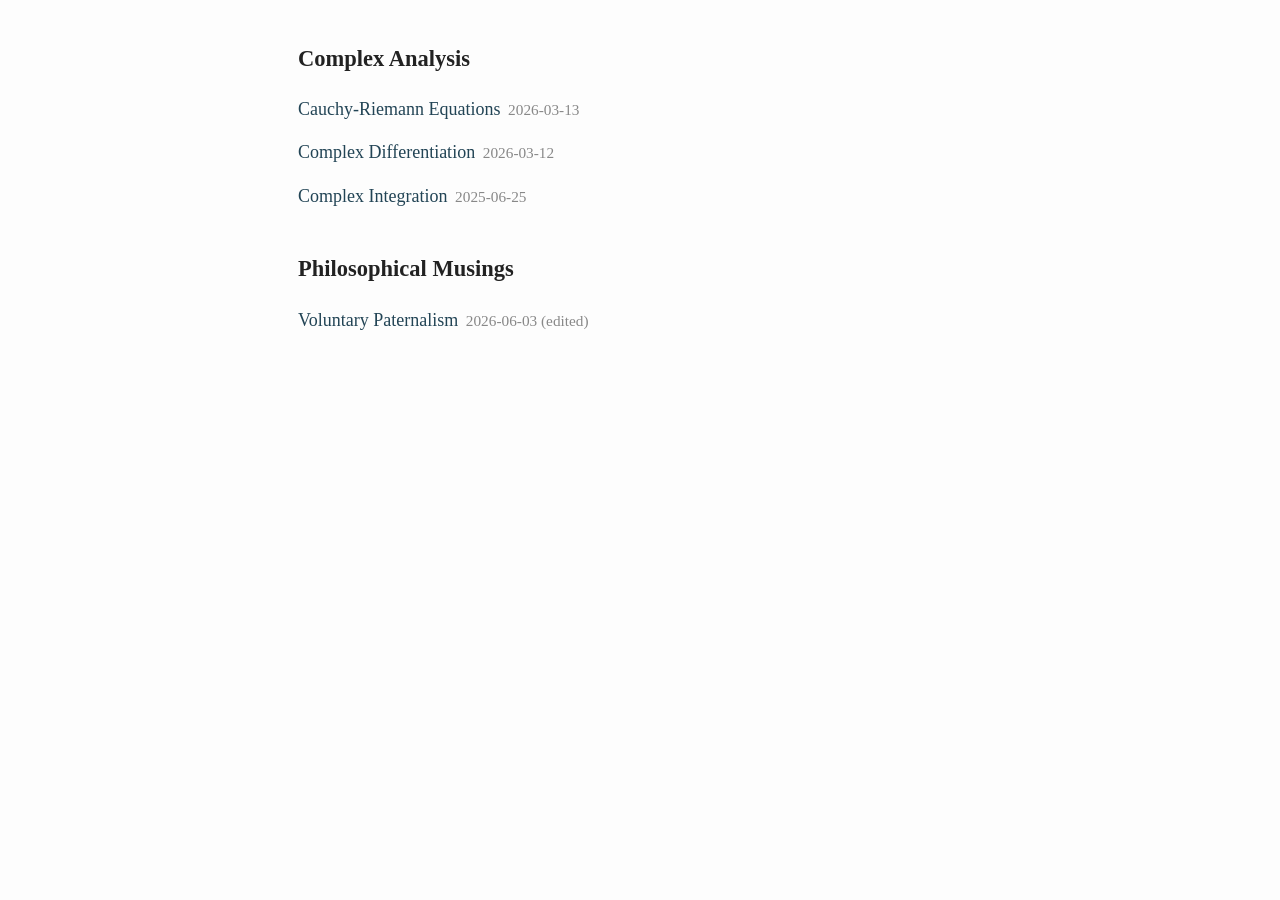
<file: docs/index.html>
<!DOCTYPE html>
<html lang="en">
<head>
<meta charset="utf-8">
<meta name="viewport" content="width=device-width, initial-scale=1">
<title>sidkol-thoughts</title>
<style>
  body {
    max-width: 38em;
    margin: 2em auto;
    padding: 0 1em;
    font-family: 'Latin Modern Roman', 'Computer Modern', Georgia, serif;
    font-size: 18px;
    line-height: 1.6;
    color: #222;
    background: #fdfdfd;
  }
  h1 { font-size: 1.6em; }
  h2 { font-size: 1.25em; margin-top: 1.8em; }
  ul { list-style: none; padding: 0; }
  li { margin: 0.8em 0; }
  a { color: #245; text-decoration: none; }
  a:hover { text-decoration: underline; }
  .date { color: #888; font-size: 0.85em; margin-left: 0.5em; }
</style>
</head>
<body>
<h2>Complex Analysis</h2>
<ul>
<li><a href="002-cauchy-riemann.html">Cauchy-Riemann Equations</a><span class="date">2026-03-13</span></li>
<li><a href="001-cauchy-integral.html">Complex Differentiation</a><span class="date">2026-03-12</span></li>
<li><a href="004-complex-integration.html">Complex Integration</a><span class="date">2025-06-25</span></li>
</ul>
<h2>Philosophical Musings</h2>
<ul>
<li><a href="003-voluntary-paternalism.html">Voluntary Paternalism</a><span class="date">2026-06-03 (edited)</span></li>
</ul>
</body>
</html>
</file>
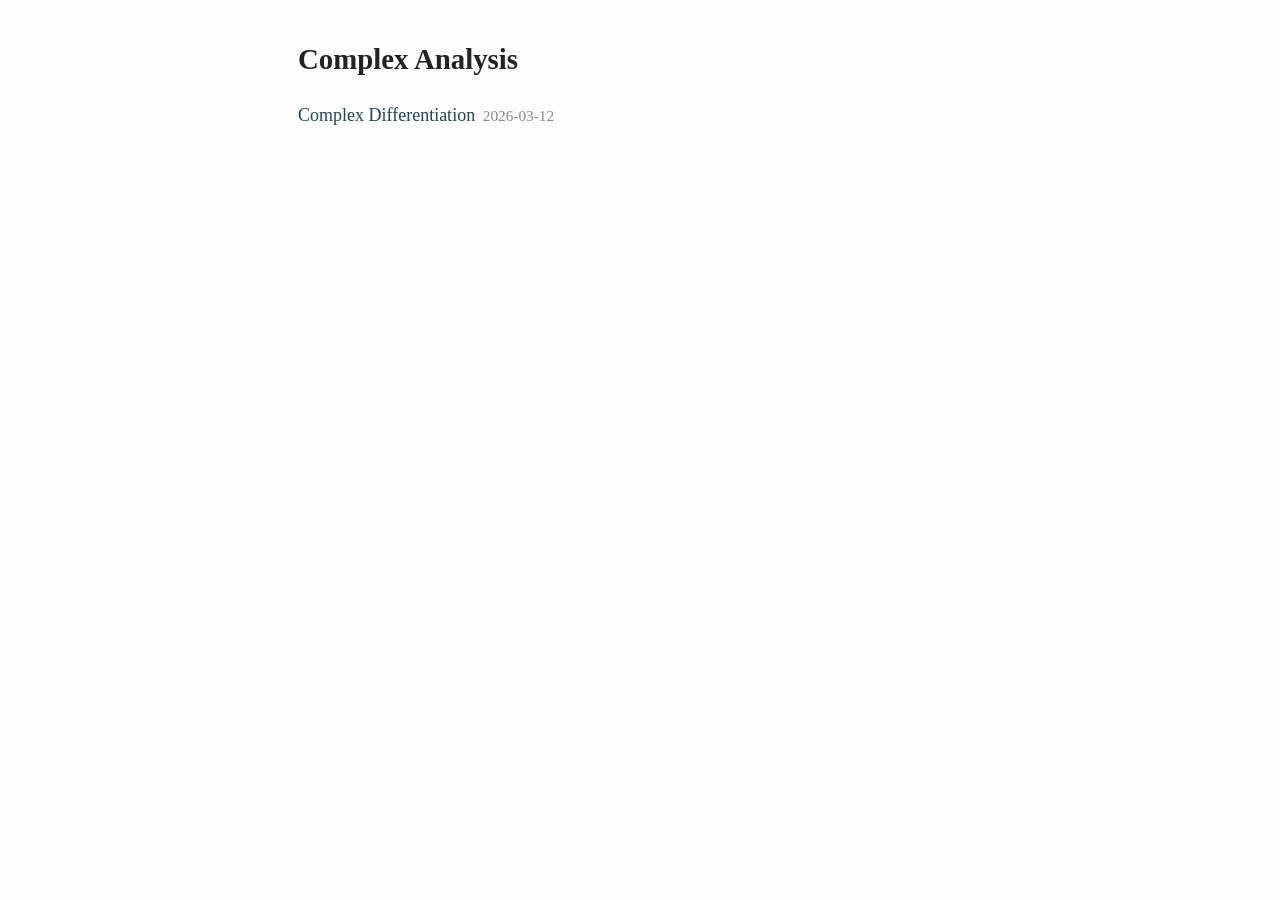
<file: output/index.html>
<!DOCTYPE html>
<html lang="en">
<head>
<meta charset="utf-8">
<meta name="viewport" content="width=device-width, initial-scale=1">
<title>Complex Analysis</title>
<style>
  body {
    max-width: 38em;
    margin: 2em auto;
    padding: 0 1em;
    font-family: 'Latin Modern Roman', 'Computer Modern', Georgia, serif;
    font-size: 18px;
    line-height: 1.6;
    color: #222;
    background: #fdfdfd;
  }
  h1 { font-size: 1.6em; }
  ul { list-style: none; padding: 0; }
  li { margin: 0.8em 0; }
  a { color: #245; text-decoration: none; }
  a:hover { text-decoration: underline; }
  .date { color: #888; font-size: 0.85em; margin-left: 0.5em; }
</style>
</head>
<body>
<h1>Complex Analysis</h1>
<ul>
<li><a href="001-cauchy-integral.html">Complex Differentiation</a><span class="date">2026-03-12</span></li>
</ul>
</body>
</html>
</file>
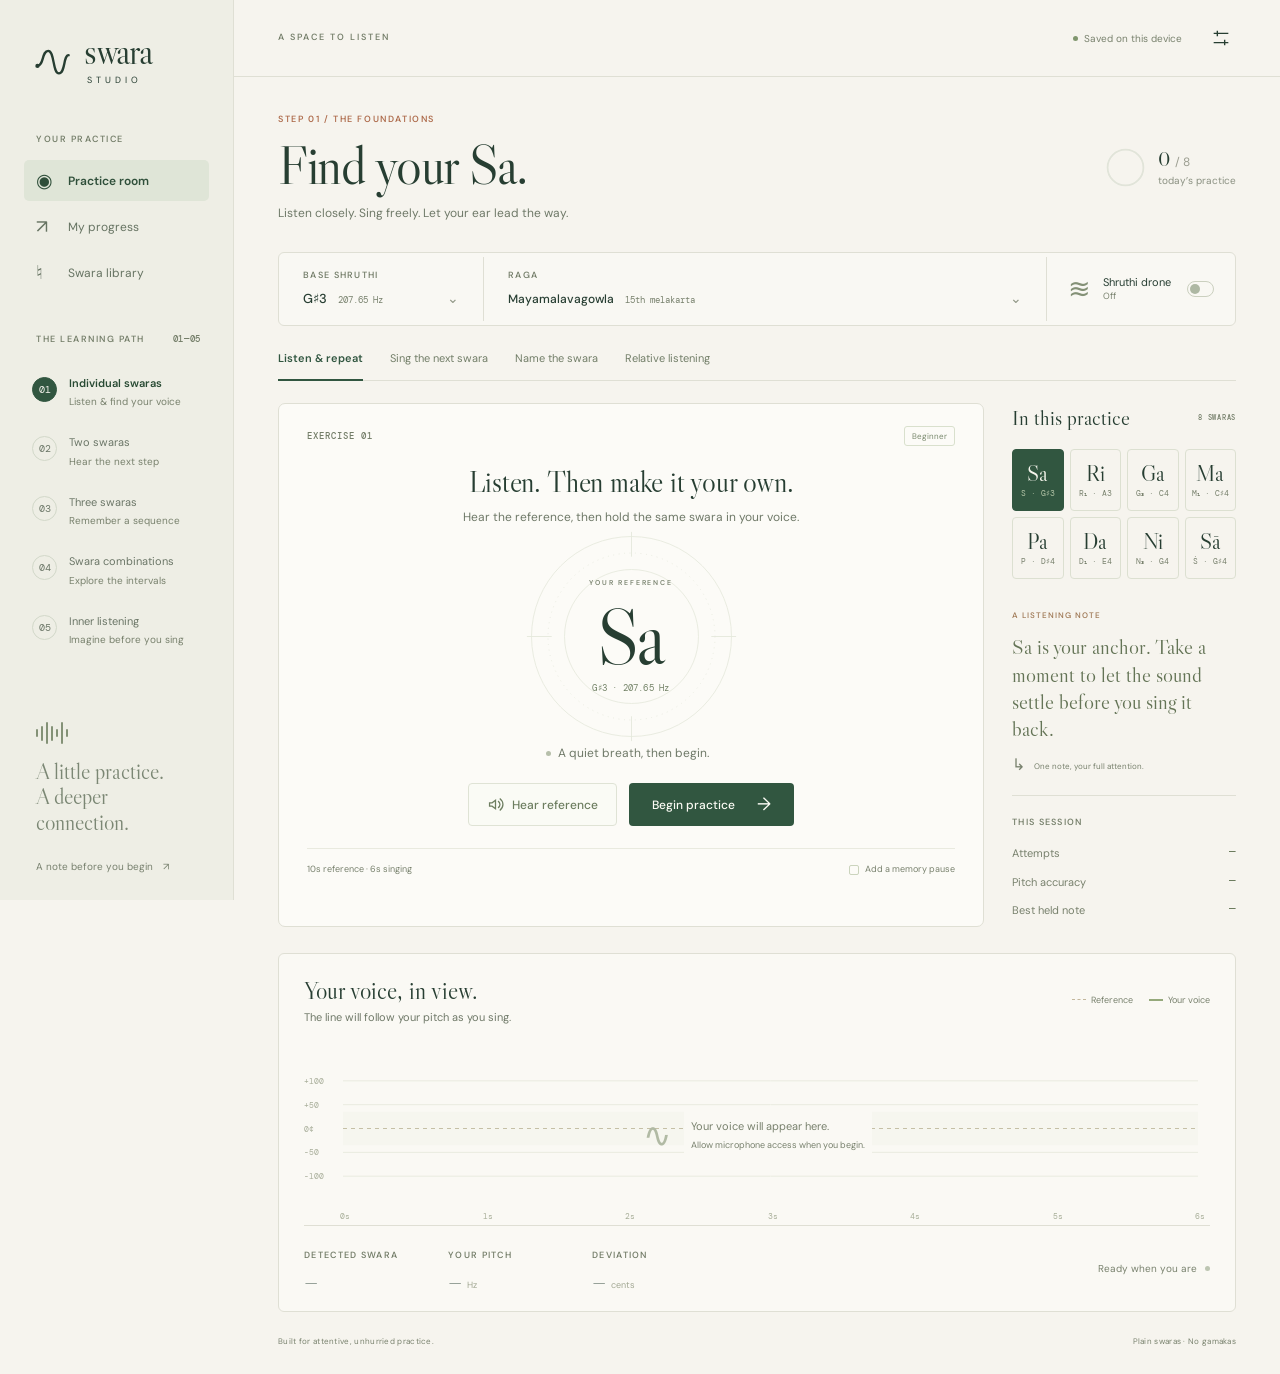
<file: docs/swara-studio/index.html>
<!doctype html>
<html lang="en">
<head>
  <meta charset="UTF-8"><meta name="viewport" content="width=device-width, initial-scale=1.0">
  <meta name="robots" content="noindex, nofollow, noarchive">
  <meta name="theme-color" content="#f5f3ed">
  <meta name="description" content="Practice Carnatic swaras, develop your ear, and see your singing in real time. A personal music practice studio.">
  <title>Swara Studio — Listen. Sing. Find your pitch.</title>
  <link rel="icon" href="icon.svg" type="image/svg+xml">
  <link rel="stylesheet" href="styles.css">
  <script type="module" src="app.js?v=20261115-2"></script>
</head>
<body>
  <a class="skip-link" href="#main">Skip to practice</a>
  <aside class="sidebar">
    <a class="brand" href="#practice" aria-label="Swara Studio home"><svg viewBox="0 0 40 40" fill="none" aria-hidden="true"><path d="M6 25c6 0 4-14 10-14s4 21 10 21 4-17 9-17" stroke="currentColor" stroke-width="2.2" stroke-linecap="round"/><circle cx="6" cy="25" r="2" fill="currentColor"/></svg><span>swara<span class="brand-sub">STUDIO</span></span></a>
    <div class="side-label">YOUR PRACTICE</div>
    <nav class="main-nav" aria-label="Main navigation">
      <button class="nav-item active" data-view="practice"><span class="nav-icon">◉</span> Practice room</button>
      <button class="nav-item" data-view="progress"><span class="nav-icon">↗</span> My progress</button>
      <button class="nav-item" data-view="library"><span class="nav-icon">♮</span> Swara library</button>
    </nav>
    <div class="path-heading"><span class="side-label">THE LEARNING PATH</span><span class="tiny-label">01—05</span></div>
    <nav class="learning-path" aria-label="Training steps">
      <button class="path-item active" data-step="1"><span class="path-number">01</span><span>Individual swaras<small>Listen & find your voice</small></span></button>
      <button class="path-item" data-step="2"><span class="path-number">02</span><span>Two swaras<small>Hear the next step</small></span></button>
      <button class="path-item" data-step="3"><span class="path-number">03</span><span>Three swaras<small>Remember a sequence</small></span></button>
      <button class="path-item" data-step="4"><span class="path-number">04</span><span>Swara combinations<small>Explore the intervals</small></span></button>
      <button class="path-item" data-step="5"><span class="path-number">05</span><span>Inner listening<small>Imagine before you sing</small></span></button>
    </nav>
    <div class="sidebar-bottom"><div class="small-sound" aria-hidden="true"><i></i><i></i><i></i><i></i><i></i><i></i><i></i></div><p>A little practice.<br>A deeper connection.</p><button id="help-open" class="text-button">A note before you begin <span>↗</span></button></div>
  </aside>
  <div class="workspace">
    <header class="topbar"><span class="topbar-label">A SPACE TO LISTEN</span><div class="topbar-right"><span class="local-status"><i></i> Saved on this device</span><button id="settings-open" class="icon-button" aria-label="Practice settings"><svg viewBox="0 0 24 24" fill="none" stroke="currentColor" stroke-width="1.5" aria-hidden="true"><path d="M4 7h16M4 17h16M8 4v6M16 14v6"/></svg></button></div></header>
    <main id="main" tabindex="-1">
      <section id="practice-view" class="view">
        <div class="page-heading"><div><p class="eyebrow" id="step-eyebrow">STEP 01 / THE FOUNDATIONS</p><h1 id="page-title">Find your Sa.</h1><p class="page-description" id="page-description">Listen closely. Sing freely. Let your ear lead the way.</p></div><div class="daily-goal"><svg viewBox="0 0 48 48" aria-hidden="true"><circle cx="24" cy="24" r="20"/><circle id="goal-ring" cx="24" cy="24" r="20"/></svg><span><strong id="today-count">0 <span>/ 8</span></strong><small>today’s practice</small></span></div></div>
        <div class="session-bar"><button class="session-setting" id="shruthi-open"><span class="label">BASE SHRUTHI</span><span><strong id="shruthi-label">G♯3</strong><small id="shruthi-hz">207.65 Hz</small><span class="chevron">⌄</span></span></button><button class="session-setting raga-setting" id="raga-open"><span class="label">RAGA</span><span><strong>Mayamalavagowla</strong><small>15th melakarta</small><span class="chevron">⌄</span></span></button><button id="drone-toggle" class="drone-button" aria-pressed="false"><span class="drone-symbol" aria-hidden="true">≋</span><span>Shruthi drone<small id="drone-status">Off</small></span><span class="switch" aria-hidden="true"></span></button></div>
        <div id="exercise-tabs" class="exercise-tabs" role="tablist" aria-label="Exercise type"><button role="tab" aria-selected="true" data-mode="repeat">Listen & repeat</button><button role="tab" aria-selected="false" data-mode="next">Sing the next swara</button><button role="tab" aria-selected="false" data-mode="identify">Name the swara</button><button role="tab" aria-selected="false" data-mode="relative">Relative listening</button></div>
        <div class="practice-layout">
          <section class="exercise-panel" aria-labelledby="exercise-title">
            <div class="exercise-header"><span class="label" id="exercise-count">EXERCISE 01</span><span class="level-tag" id="level-tag">Beginner</span></div>
            <h2 id="exercise-title">Listen. Then make it your own.</h2><p class="exercise-instruction" id="exercise-instruction">Hear the reference, then hold the same swara in your voice.</p>
            <div class="note-stage" id="note-stage"><div class="sound-orbit" aria-hidden="true"><svg viewBox="0 0 230 230"><circle cx="115" cy="115" r="109"/><circle cx="115" cy="115" r="91"/><circle cx="115" cy="115" r="73"/><path d="M1 115h27m174 0h27M115 1v27m0 174v27"/></svg></div><div class="reference-note"><span class="note-kicker" id="note-kicker">YOUR REFERENCE</span><strong id="target-name">Sa</strong><span id="target-western">G♯3 · 207.65 Hz</span></div></div>
            <div class="sequence" id="sequence" hidden></div>
            <div class="phase-strip"><span class="phase-dot" id="phase-dot"></span><span id="phase-label">A quiet breath, then begin.</span><span class="phase-time" id="phase-time"></span></div>
            <div class="exercise-actions"><button id="preview-note" class="secondary-button" aria-label="Play reference note"><svg viewBox="0 0 20 20" fill="none" stroke="currentColor" stroke-width="1.5" aria-hidden="true"><path d="M3 8v4h3l4 3V5L6 8H3zM13 6c3 2 3 6 0 8M15 3c5 4 5 10 0 14"/></svg><span>Hear reference</span></button><button id="begin" class="primary-button"><span>Begin practice</span><span aria-hidden="true">→</span></button></div>
            <div id="answer-options" class="answer-options" hidden aria-label="Choose the swara"></div>
            <div class="panel-foot"><span id="duration-caption">10s reference · 6s singing</span><button id="memory-toggle" class="memory-button" aria-pressed="false"><span class="checkbox" aria-hidden="true"></span> Add a memory pause</button></div>
          </section>
          <aside class="session-aside">
            <div class="aside-title"><h2>In this practice</h2><span class="tiny-label">8 SWARAS</span></div>
            <div class="swara-grid" id="swara-grid" aria-label="Choose a swara"></div>
            <div class="lesson-note"><span class="eyebrow">A LISTENING NOTE</span><p id="lesson-tip">Sa is your anchor. Take a moment to let the sound settle before you sing it back.</p><div class="note-signature"><span aria-hidden="true">↳</span> One note, your full attention.</div></div>
            <div class="session-summary"><span class="label">THIS SESSION</span><div><span>Attempts</span><strong id="session-attempts">—</strong></div><div><span>Pitch accuracy</span><strong id="session-accuracy">—</strong></div><div><span>Best held note</span><strong id="session-best">—</strong></div></div>
          </aside>
        </div>
        <section class="pitch-panel" aria-labelledby="pitch-title"><div class="pitch-header"><div><h2 id="pitch-title">Your voice, in view.</h2><p id="pitch-subtitle">The line will follow your pitch as you sing.</p></div><div class="chart-legend"><span><i class="legend-reference"></i> Reference</span><span><i class="legend-voice"></i> Your voice</span></div></div><div class="chart-wrap"><canvas id="pitch-chart" aria-label="Pitch deviation over time. The reference pitch is the center line." role="img"></canvas><div class="chart-empty" id="chart-empty"><span aria-hidden="true">∿</span><p>Your voice will appear here.<small>Allow microphone access when you begin.</small></p></div></div><div class="pitch-readings"><div><span class="label">DETECTED SWARA</span><strong id="detected-note">—</strong></div><div><span class="label">YOUR PITCH</span><strong id="detected-hz">— <small>Hz</small></strong></div><div><span class="label">DEVIATION</span><strong id="detected-cents">— <small>cents</small></strong></div><div class="pitch-status"><span id="live-status">Ready when you are</span><i id="signal-dot"></i></div></div></section>
        <section id="feedback" class="feedback" aria-live="polite" hidden></section>
        <footer class="page-footer"><span>Built for attentive, unhurried practice.</span><span>Plain swaras · No gamakas</span></footer>
      </section>
      <section id="progress-view" class="view" hidden></section>
      <section id="library-view" class="view" hidden></section>
    </main>
  </div>
  <dialog id="settings-dialog"><form method="dialog"><div class="dialog-heading"><div><p class="eyebrow">MAKE IT YOURS</p><h2>Practice settings</h2></div><button class="icon-button dialog-close" aria-label="Close settings" value="cancel">✕</button></div><p class="dialog-description">A comfortable starting note makes room for better listening.</p><label for="shruthi-select">Base shruthi <span>Your Sa</span></label><select id="shruthi-select"><option value="54">F♯3</option><option value="55">G3</option><option value="56" selected>G♯3</option><option value="57">A3</option><option value="58">A♯3</option><option value="59">B3</option><option value="60">C4</option><option value="61">C♯4</option></select><label for="raga-select">Raga</label><select id="raga-select"><option>Mayamalavagowla</option></select><p class="field-note">The first raga in our growing practice library.</p><div class="form-columns"><div><label for="timbre-select">Reference sound</label><select id="timbre-select"><option value="piano">Soft piano</option><option value="pure">Pure tone</option><option value="vocal-low">Vocal tone · warm</option><option value="vocal-high">Vocal tone · bright</option></select></div><div><label for="level-select">Difficulty</label><select id="level-select"><option value="beginner">Beginner · ±35 cents</option><option value="intermediate">Intermediate · ±25 cents</option><option value="advanced">Advanced · ±15 cents</option></select></div></div><div class="form-columns"><div><label for="duration-select">Reference duration</label><select id="duration-select"><option value="auto">Exercise default</option><option value="3">3 seconds</option><option value="5">5 seconds</option><option value="10">10 seconds</option></select></div><div><label for="response-select">Time to sing</label><select id="response-select"><option value="6">6 seconds per note</option><option value="4">4 seconds per note</option><option value="8">8 seconds per note</option></select></div></div><p class="field-note">Vocal tones are synthesized vowels. Plain pitches use equal temperament relative to your selected Sa.</p><button id="settings-save" value="save" class="primary-button full-width">Save settings <span>→</span></button></form></dialog>
  <dialog id="help-dialog"><form method="dialog"><div class="dialog-heading"><div><p class="eyebrow">WELCOME TO SWARA STUDIO</p><h2>Make space for a note.</h2></div><button class="icon-button" aria-label="Close guide">✕</button></div><div class="help-steps"><p><strong>01 &nbsp; Settle into your shruthi.</strong>Choose a Sa that feels comfortable. G♯3 is the starting point; change it anytime in settings.</p><p><strong>02 &nbsp; Listen, then sing.</strong>Use headphones and a quiet room. Begin practice, allow the microphone, and follow the prompts.</p><p><strong>03 &nbsp; Watch your voice.</strong>The center line is your target. Above is sharp, below is flat. A steady line matters as much as a perfect note.</p></div><p class="privacy-note">Your microphone is used only during practice. Audio and pitch analysis stay in your browser. Progress is saved on this device. Teacher guidance is based on your measured pitch.</p><button class="primary-button full-width">Let’s practice <span>→</span></button></form></dialog>
  <div id="toast" class="toast" role="status" hidden></div>
</body>
</html>
</file>
<file: docs/swara-studio/styles.css>
@import url('https://fonts.googleapis.com/css2?family=DM+Sans:wght@400;450;500;550;600;650;700&family=DM+Mono:wght@400;500&family=Libre+Caslon+Display&display=swap');
:root{--paper:#f6f4ee;--panel:#fcfbf7;--ink:#273e32;--muted:#7b8075;--line:#dfdfd4;--green:#315640;--pale:#e9ede2;--accent:#ac6848;--serif:'Libre Caslon Display',Georgia,serif;--sans:'DM Sans',Arial,sans-serif;--mono:'DM Mono',monospace}*{box-sizing:border-box}body{margin:0;background:var(--paper);color:var(--ink);font:14px/1.5 var(--sans);-webkit-font-smoothing:antialiased}button,input,select{font:inherit}button,a,select{-webkit-tap-highlight-color:transparent}button{color:inherit;cursor:pointer}button:disabled{cursor:wait;opacity:.55}button{border:0;background:none}a{color:inherit;text-decoration:none}button:focus-visible,a:focus-visible,select:focus-visible{outline:2px solid var(--accent);outline-offset:4px}button:hover:not(:disabled){filter:brightness(.96)}[hidden]{display:none!important}h1,h2,h3,p{margin:0}svg{display:block}small{font-size:12px}.skip-link{position:fixed;z-index:100;left:16px;top:-100px;background:var(--panel);padding:12px}.skip-link:focus{top:12px}.sidebar{position:fixed;inset:0 auto 0 0;width:234px;border-right:1px solid var(--line);padding:36px 24px 26px;display:flex;flex-direction:column;background:#eeeee5;z-index:10}.brand{display:flex;gap:10px;align-items:center;margin:0 7px 48px}.brand svg{width:43px;height:43px}.brand>span{font-family:var(--serif);font-size:37px;line-height:.82;letter-spacing:-1.5px}.brand-sub{font-family:var(--sans);font-size:9px;letter-spacing:4px;display:block;margin-top:11px;margin-left:3px}.side-label,.label,.tiny-label,.eyebrow,.note-kicker,.topbar-label{font-size:10px;font-weight:550;letter-spacing:1.5px}.side-label{color:#868b7f;font-size:9px}.sidebar>.side-label{margin-left:12px}.main-nav{display:grid;gap:5px;margin-top:14px}.nav-item{text-align:left;display:flex;align-items:center;gap:12px;padding:11px 12px;border-radius:5px;font-size:12px;color:#667362}.nav-icon{font-size:19px;line-height:1;width:20px;font-weight:400}.nav-item.active{background:#dfe5d7;color:#2f4f3a;font-weight:600}.path-heading{display:flex;justify-content:space-between;align-items:center;margin:40px 8px 18px 12px}.tiny-label{font-family:var(--mono);font-size:9px;letter-spacing:.7px;color:#8b8f82}.learning-path{display:grid;gap:5px}.path-item{display:flex;gap:12px;text-align:left;padding:10px 8px;border-radius:4px;position:relative;font-size:11px;align-items:flex-start;color:#6b7667}.path-number{height:25px;width:25px;flex-shrink:0;border:1px solid #d2d8c9;border-radius:50%;display:grid;place-items:center;font:10px var(--mono);margin-top:2px}.path-item.active .path-number{background:var(--green);color:#f6f4ee;border-color:var(--green)}.path-item.active{color:#294b34}.path-item.active>span:last-child{font-weight:600}.path-item small{display:block;font-size:10px;color:#909486;font-weight:400;margin-top:3px}.sidebar-bottom{margin-top:auto;padding:30px 12px 0}.sidebar-bottom p{font-family:var(--serif);font-size:22px;line-height:1.15;color:#7b8774;margin-top:16px}.text-button{font-size:10px;padding:0;margin-top:24px;color:#78816f;display:flex;gap:10px}.small-sound{display:flex;align-items:center;gap:3px;height:20px;color:#849277}.small-sound i{width:2px;height:8px;background:currentColor;border-radius:2px}.small-sound i:nth-child(2n){height:15px}.small-sound i:nth-child(3n){height:22px}.workspace{margin-left:234px}.topbar{height:77px;display:flex;align-items:center;justify-content:space-between;padding:0 44px;border-bottom:1px solid var(--line)}.topbar-label{font-size:9px;color:#8a8d80;letter-spacing:2px}.topbar-right{display:flex;gap:22px;align-items:center}.local-status{font-size:10px;color:#929587;display:flex;align-items:center;gap:6px}.local-status i{width:5px;height:5px;border-radius:100%;background:#80966e}.icon-button{width:32px;height:32px;display:grid;place-items:center}.icon-button svg{width:22px;height:22px}main{max-width:1440px;padding:36px 44px 0;margin:0 auto;outline:none}.page-heading{display:flex;justify-content:space-between;align-items:center;margin-bottom:30px}.eyebrow{color:var(--accent);font-size:9px;letter-spacing:1.6px}.page-heading h1{font:54px/1.12 var(--serif);letter-spacing:-1.5px;margin-top:8px}.page-description{color:#898d7f;font-size:12px;margin-top:9px}.daily-goal{display:flex;gap:11px;align-items:center}.daily-goal svg{width:43px;height:43px;transform:rotate(-90deg)}.daily-goal circle{fill:none;stroke:#e1e4d9;stroke-width:2}.daily-goal circle:last-child{stroke:#789169;stroke-dasharray:125.67;stroke-dashoffset:125.67;transition:stroke-dashoffset .4s}.daily-goal strong{font:20px var(--serif);display:block}.daily-goal strong span{font:12px var(--sans);color:#9b9d90}.daily-goal small{font-size:10px;color:#8a9081;display:block;margin-top:2px}.session-bar{display:flex;border:1px solid var(--line);border-radius:6px;background:#f9f8f3;min-height:74px;align-items:center}.session-setting{display:flex;flex-direction:column;text-align:left;gap:5px;padding:12px 24px;min-width:205px;border-right:1px solid var(--line)}.label{color:#939587;font-size:8px;letter-spacing:1.3px}.session-setting>span:last-child{display:flex;gap:11px;align-items:baseline;width:100%}.session-setting strong{font-size:13px;font-weight:500}.session-setting small{font:9px var(--mono);color:#979b8d}.chevron{margin-left:auto;font-size:14px;color:#929887}.raga-setting{flex:1}.raga-setting strong{font-size:12px}.drone-button{display:flex;align-items:center;gap:12px;padding:15px 21px;font-size:11px;text-align:left}.drone-button small{display:block;font-size:9px;color:#999f8f}.drone-symbol{font-size:27px;color:#849176}.switch{width:27px;height:16px;border:1px solid #cbd0bf;border-radius:20px;padding:2px;margin-left:4px}.switch:after{content:'';display:block;background:#aeb8a3;width:10px;height:10px;border-radius:50%;transition:transform .2s}.drone-button[aria-pressed=true] .switch{background:var(--green);border-color:var(--green)}.drone-button[aria-pressed=true] .switch:after{background:#fff;transform:translateX(10px)}.exercise-tabs{display:flex;gap:27px;border-bottom:1px solid var(--line);margin:26px 0 24px}.exercise-tabs button{padding:0 0 14px;font-size:11px;position:relative;color:#8b9082;white-space:nowrap}.exercise-tabs button[aria-selected=true]{color:var(--green);font-weight:600}.exercise-tabs button[aria-selected=true]:after{content:'';position:absolute;bottom:-1px;left:0;right:0;height:2px;background:var(--green)}.practice-layout{display:grid;grid-template-columns:minmax(0,1fr) 224px;gap:28px}.exercise-panel{background:var(--panel);border:1px solid var(--line);border-radius:7px;padding:22px 28px 15px;min-width:0}.exercise-header{display:flex;justify-content:space-between;align-items:center}.exercise-header .label{font-family:var(--mono);font-size:9px;letter-spacing:1px}.level-tag{font-size:8px;color:#78886c;border:1px solid #d9e0cd;border-radius:3px;padding:3px 7px}.exercise-panel h2{font:29px/1.2 var(--serif);text-align:center;letter-spacing:-.2px;margin-top:23px}.exercise-instruction{text-align:center;font-size:11px;color:#949689;margin:8px auto 0;max-width:390px;min-height:17px}.note-stage{height:229px;display:flex;align-items:center;justify-content:center;position:relative;margin-top:5px}.sound-orbit{position:absolute;width:211px;opacity:.85;transition:transform .5s}.sound-orbit circle{fill:none;stroke:#e5e8db;stroke-width:1}.sound-orbit circle:nth-child(2){stroke-dasharray:1 5}.sound-orbit path{fill:none;stroke:#e2e6d8;stroke-width:1}.reference-note{display:flex;flex-direction:column;align-items:center;z-index:1}.note-kicker{font-size:7px;color:#9aa18c;letter-spacing:1.8px}.reference-note>strong{font:77px/.98 var(--serif);letter-spacing:-2px;margin:10px 0 8px}.reference-note>span:last-child{font:9px var(--mono);color:#909b82;letter-spacing:.2px}.note-stage.playing .sound-orbit{animation:breathe 2s infinite ease-in-out}.note-stage.playing .sound-orbit circle{stroke:#b5c4a1}.note-stage.recording .sound-orbit circle{stroke:#c3a689}.note-stage.recording .sound-orbit{animation:breathe 2s infinite ease-in-out}.phase-strip{display:flex;justify-content:center;align-items:center;gap:7px;font-size:10px;color:#8f9586;min-height:24px;margin-bottom:18px}.phase-dot{width:5px;height:5px;background:#b6bfaa;border-radius:50%}.phase-time{font-family:var(--mono)}.phase-dot.active{background:#a56544;animation:blink 1.2s infinite}.exercise-actions{display:flex;gap:12px;justify-content:center}.primary-button,.secondary-button{height:43px;border-radius:4px;padding:0 18px;display:flex;align-items:center;justify-content:center;gap:22px;font-size:11px;font-weight:500}.primary-button{color:#fbfbf4;background:var(--green);min-width:165px}.primary-button span:last-child:not(:first-child){font-size:18px;font-weight:400}.secondary-button{border:1px solid #dfe3d5;background:#fafbf5;color:#6d7e60;gap:8px}.secondary-button svg{width:17px;height:17px}.panel-foot{border-top:1px solid #e9eadf;display:flex;justify-content:space-between;gap:8px;margin-top:22px;padding-top:14px;font-size:8px;color:#9da292;align-items:center}.memory-button{display:flex;align-items:center;gap:6px;font-size:8px;padding:0}.checkbox{border:1px solid #cbd4bd;width:10px;height:10px;border-radius:2px}.memory-button[aria-pressed=true] .checkbox{background:var(--green);border-color:var(--green)}.session-aside{padding:2px 0}.aside-title{display:flex;align-items:center;justify-content:space-between;margin-bottom:18px}.aside-title h2{font:21px var(--serif)}.aside-title .tiny-label{font-size:7px}.swara-grid{display:grid;grid-template-columns:repeat(4,1fr);gap:6px}.swara-key{height:62px;border:1px solid #dce0d1;border-radius:4px;display:flex;flex-direction:column;align-items:center;justify-content:center;gap:3px}.swara-key strong{font:22px/1 var(--serif)}.swara-key small{font:8px var(--mono);color:#9aa18f}.swara-key.active{background:var(--green);border-color:var(--green);color:#f5f5ec}.swara-key.active small{color:#b5c6a8}.swara-key .upper-dot{position:absolute;margin-top:-20px}.lesson-note{border-bottom:1px solid var(--line);padding:24px 0 23px;margin-bottom:20px}.lesson-note .eyebrow{font-size:8px;letter-spacing:1px;color:#a07a57}.lesson-note p{font:21px/1.3 var(--serif);margin-top:10px;color:#78836a}.note-signature{font-size:8px;color:#a0a58f;margin-top:16px;display:flex;gap:9px}.note-signature span{font-size:16px;line-height:10px}.session-summary>.label{display:block;margin-bottom:10px}.session-summary>div{display:flex;justify-content:space-between;font-size:10px;color:#8e9681;padding:6px 0}.session-summary strong{font:11px var(--mono);color:#637456}.pitch-panel{border:1px solid var(--line);border-radius:6px;background:#faf9f4;margin-top:26px;padding:22px 25px 0}.pitch-header{display:flex;align-items:center;justify-content:space-between}.pitch-header h2{font:24px var(--serif)}.pitch-header p{font-size:10px;color:#969c8b;margin-top:4px}.chart-legend{display:flex;gap:16px;font-size:8px;color:#8f9783}.chart-legend>span{display:flex;align-items:center;gap:5px}.chart-legend i{width:14px;height:2px;background:#95a97b}.chart-legend .legend-reference{border-top:1px dashed #c3b79c;background:none}.chart-wrap{height:180px;position:relative;margin-top:20px}#pitch-chart{width:100%;height:100%;display:block}.chart-empty{position:absolute;inset:0;display:flex;align-items:center;justify-content:center;gap:13px;pointer-events:none}.chart-empty>span{font:34px var(--serif);color:#b1baa4}.chart-empty p{color:#99a18e;font-size:11px;background:#faf9f4;padding:7px}.chart-empty small{display:block;color:#b0b5a6;font-size:9px;margin-top:4px}.pitch-readings{border-top:1px solid var(--line);display:flex;align-items:center;gap:44px;padding:17px 0}.pitch-readings>div:not(.pitch-status){min-width:100px}.pitch-readings strong{display:block;font:21px var(--serif);margin-top:4px}.pitch-readings strong small{font:9px var(--sans);color:#a2a893}.pitch-status{margin-left:auto;display:flex;align-items:center;gap:8px;font-size:9px;color:#9aa18f}.pitch-status i{height:5px;width:5px;border-radius:50%;background:#bdc6b2}.pitch-status i.on{background:#709263}.page-footer{display:flex;justify-content:space-between;font-size:8px;color:#a6ab9b;letter-spacing:.3px;padding:23px 0 27px}.feedback{margin-top:18px;padding:20px 24px;border-left:3px solid #879e71;background:#e9eddf;font-size:12px}.feedback h3{font:25px var(--serif);margin-bottom:5px}.feedback p{color:#6f7d61;line-height:1.7;max-width:650px}.feedback-actions{display:flex;gap:10px;margin-top:16px;align-items:center;flex-wrap:wrap}.feedback-actions audio{height:31px;width:200px}.feedback .secondary-button{height:34px}.feedback-stat{font-family:var(--mono);font-size:10px;margin-top:10px;color:#627653}.sequence{display:flex;justify-content:center;gap:12px;margin:-5px 0 10px}.sequence span{padding:4px 10px;border-bottom:1px solid #d1d8c7;color:#6a7d5a;font-size:13px}.sequence span.current{border-bottom:2px solid var(--accent);color:var(--accent)}.answer-options{display:grid;grid-template-columns:repeat(4,1fr);gap:8px;margin-top:16px}.answer-options button{border:1px solid #d2dac5;padding:10px;border-radius:4px;font-family:var(--serif);font-size:21px}.answer-options button:hover{background:#e9edde}.answer-options button.correct{background:#d5e2c6}.answer-options button.incorrect{background:#eddfd1}dialog{border:1px solid #dce0d0;border-radius:8px;padding:28px 32px;width:530px;max-width:calc(100% - 32px);background:var(--panel);color:var(--ink);box-shadow:0 20px 100px #26372026}dialog::backdrop{background:#21332655;backdrop-filter:blur(3px)}.dialog-heading{display:flex;align-items:flex-start;justify-content:space-between;gap:12px}.dialog-heading h2{font:35px/1.2 var(--serif);margin-top:6px}.dialog-description{font-size:12px;color:#8f9785;margin:14px 0 25px}dialog label{display:flex;justify-content:space-between;font-size:11px;font-weight:500;margin:16px 0 7px}dialog label span{color:#9ba18f;font-size:10px;font-weight:400}select{display:block;width:100%;border:1px solid #d7decc;border-radius:4px;padding:11px;background:#f7f8ef;color:#526948;font-size:12px}.field-note{font-size:10px;color:#979e8a;margin:8px 0 14px}.form-columns{display:grid;grid-template-columns:1fr 1fr;gap:16px}.full-width{width:100%;margin-top:24px;justify-content:space-between}.help-steps{display:grid;gap:20px;margin:27px 0}.help-steps p{font-size:12px;color:#8a9580;line-height:1.7}.help-steps strong{display:block;color:#53694a;font-size:12px;margin-bottom:4px}.privacy-note{font-size:10px;color:#969e8b;padding-top:16px;border-top:1px solid var(--line);line-height:1.7}.toast{position:fixed;bottom:25px;left:50%;transform:translateX(-50%);padding:13px 20px;background:#2d4a35;color:#f5f5eb;border-radius:5px;font-size:12px;max-width:90vw;z-index:100}.progress-intro{font:44px var(--serif);margin:12px 0 9px}.empty-progress{border-block:1px solid var(--line);padding:55px 0;margin-top:30px;display:flex;justify-content:space-between;align-items:center;gap:20px}.empty-progress h2{font:31px var(--serif);margin-bottom:8px}.empty-progress p{color:var(--muted);font-size:12px}.progress-stats{display:grid;grid-template-columns:repeat(3,1fr);border-block:1px solid var(--line);margin:30px 0}.progress-stats>div{padding:24px 0}.progress-stats strong{font:42px var(--serif);display:block;margin-top:8px}.data-table{width:100%;border-collapse:collapse;font-size:12px;margin-top:22px}.data-table td,.data-table th{text-align:left;border-bottom:1px solid var(--line);padding:16px 10px}.data-table th{font-size:9px;letter-spacing:1px;color:#939c86;font-weight:500}.data-table td{color:#78866c}.data-table td:first-child{color:var(--ink)}.section-title{font:29px var(--serif);margin:30px 0 9px}.library-note{border-left:2px solid #aab999;padding-left:20px;font:24px/1.4 var(--serif);color:#7c896c;margin:27px 0}.library-scale{display:flex;gap:8px;align-items:center;color:#819470;font:24px var(--serif);margin-top:26px;flex-wrap:wrap}.library-scale span{font:11px var(--sans);color:#aaa}.recommendation{padding:20px 0;border-block:1px solid var(--line);margin:24px 0;display:flex;justify-content:space-between;align-items:center;gap:20px}.recommendation p{font-size:12px;color:#8c9680;max-width:480px}.recommendation strong{display:block;font:24px var(--serif);color:var(--ink);margin-bottom:6px}.result-notes{display:flex;gap:12px;margin:12px 0;flex-wrap:wrap}.result-notes span{font-size:11px;border-bottom:1px solid #bbc9a9;padding:3px 0}.warning-text{color:#a36c4b!important}@keyframes breathe{50%{transform:scale(1.035);opacity:.6}}@keyframes blink{50%{opacity:.3}}@media(min-width:1500px){main{padding-top:48px}.page-heading{margin-bottom:36px}.note-stage{height:270px}.exercise-panel h2{margin-top:30px}.pitch-panel{margin-top:30px}.chart-wrap{height:200px}.practice-layout{grid-template-columns:minmax(0,1fr) 270px;gap:36px}}@media(max-width:1190px){.sidebar{width:209px;padding-inline:18px}.workspace{margin-left:209px}.topbar{padding:0 28px}main{padding:30px 28px 0}.practice-layout{grid-template-columns:minmax(0,1fr) 195px;gap:20px}.exercise-panel{padding-inline:20px}.exercise-tabs{gap:19px}.session-setting{padding-inline:18px;min-width:166px}.raga-setting small{display:none}.drone-button{padding-inline:15px;gap:8px}.pitch-readings{gap:22px}.exercise-panel h2{font-size:27px}.panel-foot{font-size:7px}.memory-button{font-size:7px}.lesson-note p{font-size:19px}}@media(max-width:980px){.sidebar{width:180px;padding-inline:14px}.workspace{margin-left:180px}.brand{gap:4px;margin-left:0}.brand>span{font-size:34px}.nav-item{padding:10px 7px;font-size:11px;gap:8px}.path-item{gap:8px;padding-inline:2px;font-size:10px}.path-heading{margin-inline:4px}.path-item small{font-size:8px}.path-number{width:23px;height:23px}.practice-layout{grid-template-columns:minmax(0,1fr)}.session-aside{display:grid;grid-template-columns:1fr 1fr;gap:0 25px}.aside-title{grid-column:1;margin-bottom:12px}.swara-grid{grid-column:1;grid-row:2}.lesson-note{grid-column:2;grid-row:1/4;padding:0;margin:0;border:0}.session-summary{display:none}.session-bar{flex-wrap:wrap}.drone-button{padding-inline:12px}.session-setting{min-width:145px;padding:13px}.session-setting strong{font-size:11px}.raga-setting{min-width:170px}.session-setting small{font-size:8px}.page-heading h1{font-size:46px}.daily-goal{gap:7px}.daily-goal small{font-size:8px}.exercise-tabs{justify-content:space-between;gap:10px}.exercise-tabs button{font-size:10px}.pitch-readings{gap:20px}.pitch-readings>div:not(.pitch-status){min-width:80px}.pitch-status{max-width:90px}.local-status{display:none}.topbar{height:65px}}@media(max-width:720px){.sidebar{position:static;width:auto;height:auto;border-right:0;border-bottom:1px solid var(--line);padding:15px 20px;flex-direction:row;align-items:center;justify-content:space-between;flex-wrap:wrap;gap:14px}.brand{margin:0;gap:5px}.brand svg{width:30px;height:30px}.brand>span{font-size:29px}.brand-sub{font-size:6px;letter-spacing:3px;margin-top:7px}.sidebar>.side-label,.path-heading,.sidebar-bottom{display:none}.main-nav{display:flex;margin:0;gap:5px}.nav-item{font-size:0;padding:8px}.nav-icon{font-size:20px}.learning-path{display:flex;width:100%;justify-content:space-between;gap:3px;border-top:1px solid var(--line);padding-top:11px}.path-item{align-items:center;gap:5px;padding:2px}.path-item>span:last-child{font-size:9px}.path-item small{display:none}.path-item:nth-child(n+3)>span:last-child{display:none}.path-number{width:22px;height:22px;font-size:8px}.workspace{margin-left:0}.topbar{height:42px;padding:0 20px}.topbar-label{font-size:7px}.icon-button{height:28px;width:28px}.topbar-right{gap:6px}main{padding:26px 20px 0}.page-heading{margin-bottom:23px;align-items:flex-start}.page-heading h1{font-size:44px;margin-top:8px}.eyebrow{font-size:8px}.page-description{font-size:10px;max-width:230px;line-height:1.7}.daily-goal{margin-top:20px}.daily-goal svg{width:33px;height:33px}.daily-goal strong{font-size:17px}.daily-goal small{font-size:7px}.session-bar{border-radius:5px}.session-setting{min-width:0;width:37%;padding:10px 12px;gap:5px}.session-setting>span:last-child{gap:6px}.session-setting small{display:none}.session-setting strong{font-size:10px}.session-setting.raga-setting{width:63%;border-right:0}.drone-button{width:100%;justify-content:flex-start;border-top:1px solid var(--line);padding:8px 12px;gap:9px}.drone-button small{display:inline;margin-left:8px}.drone-symbol{font-size:21px;line-height:1}.drone-button .switch{margin-left:auto}.exercise-tabs{gap:22px;overflow-x:auto;margin-top:23px;justify-content:flex-start}.exercise-tabs button{font-size:9px;padding-bottom:12px}.practice-layout{gap:22px}.exercise-panel{padding:16px 16px 12px}.exercise-panel h2{font-size:26px;margin-top:19px}.exercise-instruction{font-size:10px;max-width:280px;line-height:1.6}.note-stage{height:215px}.sound-orbit{width:198px}.reference-note>strong{font-size:74px}.reference-note>span:last-child{font-size:8px}.primary-button,.secondary-button{font-size:10px;padding-inline:13px;gap:10px;min-width:0;height:42px}.primary-button{min-width:139px}.exercise-actions{gap:8px}.panel-foot{font-size:7px}.memory-button{font-size:7px}.session-aside{gap:0 20px}.aside-title h2{font-size:20px}.aside-title .tiny-label{display:none}.swara-grid{gap:4px}.swara-key{height:48px}.swara-key strong{font-size:19px}.swara-key small{font-size:6px}.lesson-note p{font-size:19px}.lesson-note .eyebrow{font-size:7px}.note-signature{font-size:7px;margin-top:12px}.pitch-panel{padding:18px 16px 0;margin-top:24px}.pitch-header h2{font-size:23px}.pitch-header p{font-size:9px;max-width:175px}.chart-legend{flex-direction:column;gap:6px;font-size:7px}.chart-wrap{height:170px;margin-top:13px}.pitch-readings{gap:12px;flex-wrap:wrap;padding:14px 0}.pitch-readings>div:not(.pitch-status){flex:1;min-width:70px}.pitch-readings strong{font-size:19px}.pitch-readings .label{font-size:6px}.pitch-status{display:none}.page-footer{font-size:7px;gap:12px}.form-columns{grid-template-columns:1fr;gap:0}dialog{padding:23px}.dialog-heading h2{font-size:32px}.empty-progress{align-items:flex-start;flex-direction:column}.progress-stats strong{font-size:34px}.data-table{font-size:10px}.data-table td,.data-table th{padding:12px 5px}.data-table th{font-size:7px}.recommendation{align-items:flex-start;flex-direction:column}.page-heading h1.long-title{font-size:37px}}@media(prefers-reduced-motion:reduce){*,*:before,*:after{animation:none!important;transition:none!important}}
/* Keep the paper palette legible at small sizes. */
.page-description,.exercise-instruction,.phase-strip,.pitch-header p,.help-steps p,.dialog-description{color:#6f7968}.side-label,.label,.tiny-label,.topbar-label,.note-kicker{color:#737d68}.path-item small,.local-status,.session-setting small,.drone-button small,.swara-key small,.note-signature,.session-summary>div,.field-note,.chart-legend,.pitch-status,.page-footer,.panel-foot,.chart-empty p,.chart-empty small{color:#78816d}.reference-note>span:last-child{color:#738367}.exercise-tabs button{color:#727e68}.lesson-note p{color:#647456}.label{font-size:9px}.exercise-instruction,.phase-strip{font-size:12px}.primary-button,.secondary-button{font-size:12px}.panel-foot,.memory-button{font-size:9px}.pitch-header p{font-size:11px}.pitch-status{font-size:10px}.session-summary>div{font-size:11px}.chart-legend{font-size:9px}.exercise-panel h2{margin-top:19px}.note-stage{height:210px}.exercise-tabs{margin-top:24px;margin-bottom:22px}@media(max-width:720px){.exercise-instruction{font-size:11px}.phase-strip{font-size:10px}.panel-foot,.memory-button{font-size:8px}.primary-button,.secondary-button{font-size:11px}.pitch-header p{font-size:10px}.label{font-size:8px}.session-setting strong{font-size:12px}.exercise-tabs button{font-size:10px}.note-stage{height:205px}.page-description{font-size:11px}.path-item{min-height:28px}.swara-key small{font-size:7px}}
</file>
